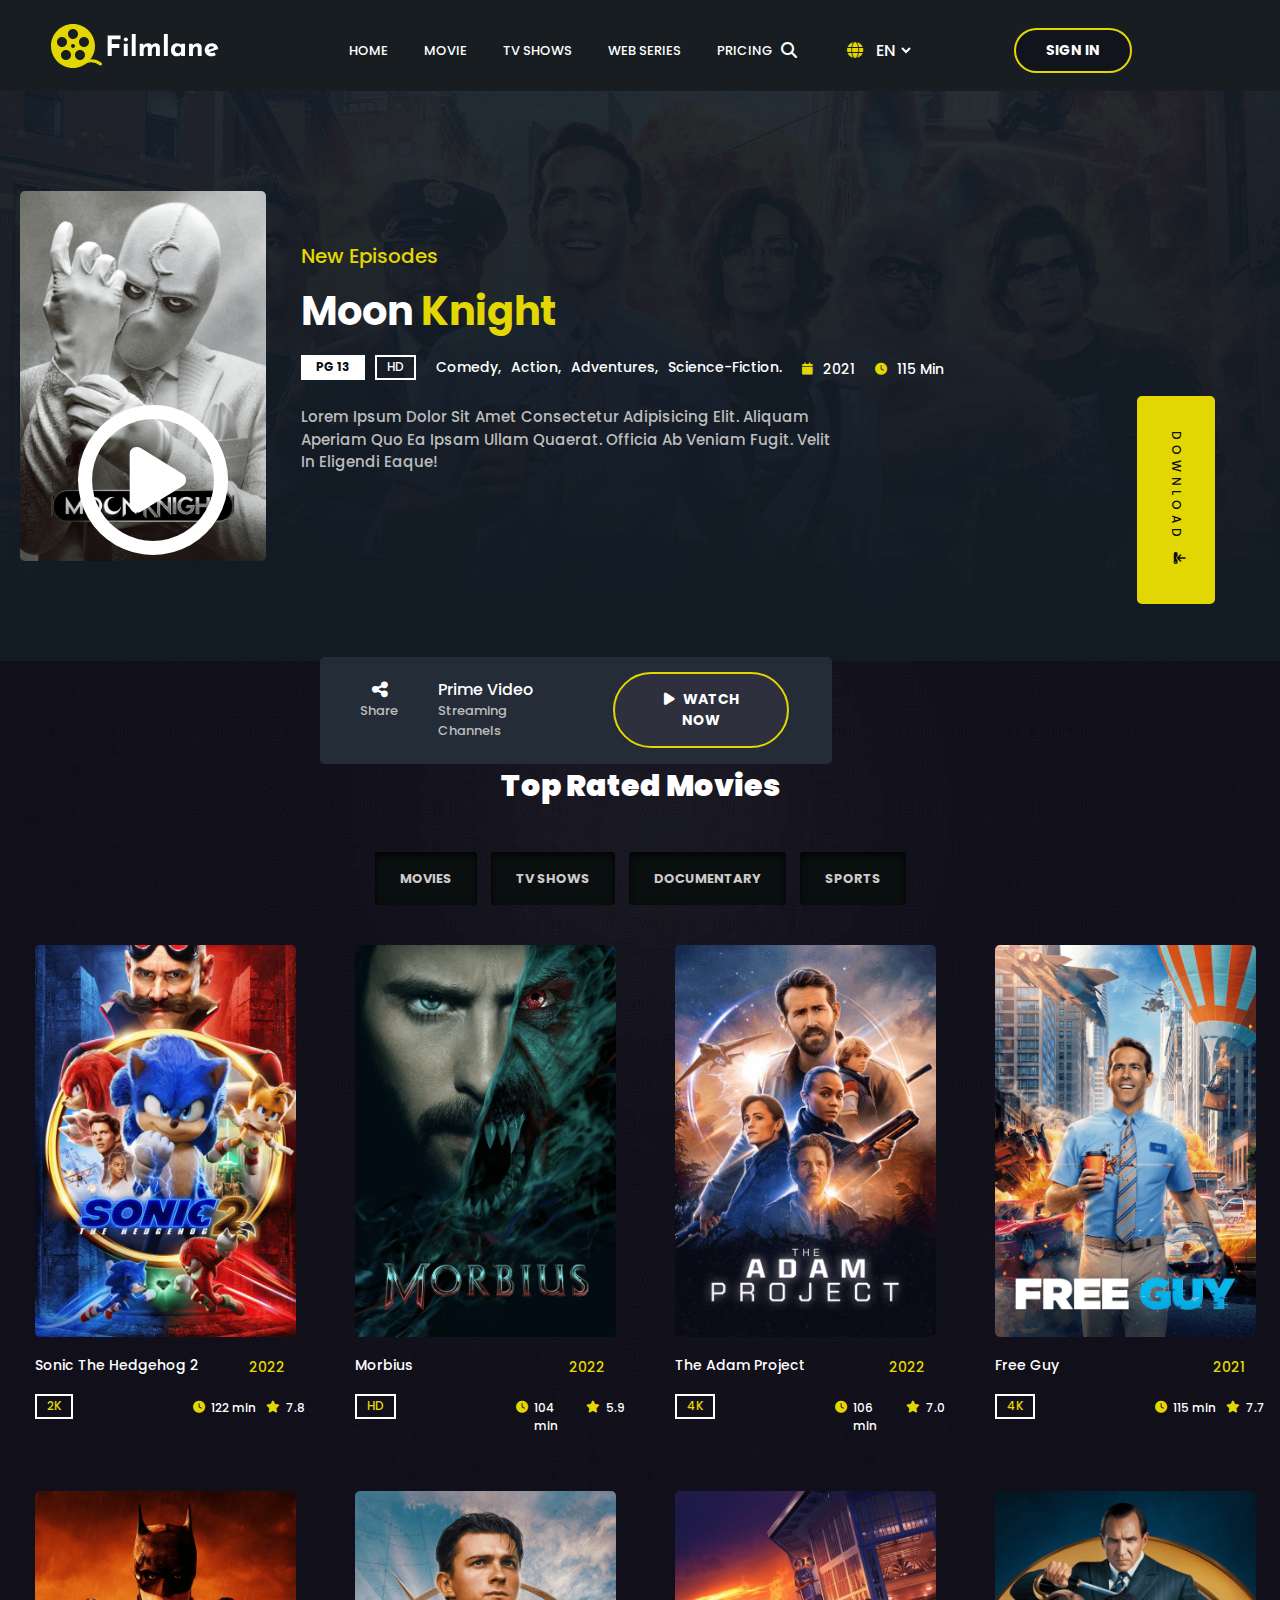
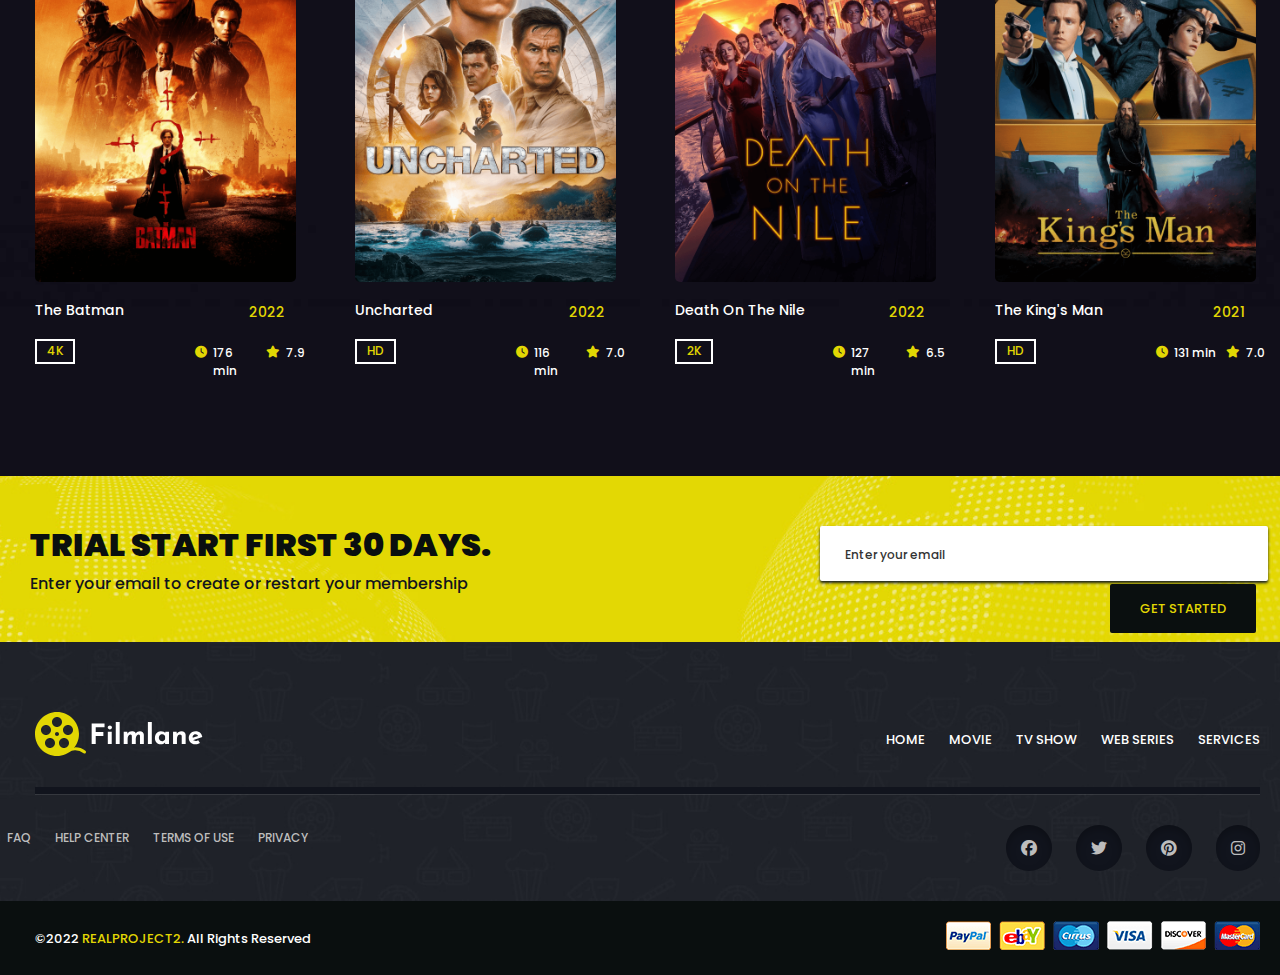
<file: download.html>
<!DOCTYPE html>
<html lang="en">
<head>
    <meta charset="UTF-8">
    <meta name="viewport" content="width=device-width, initial-scale=1.0">
    <link rel="stylesheet" href="/style.css">
    <link rel="icon" type="image/png" href="/images/favicon.svg">
    <link rel="stylesheet" href="https://stackpath.bootstrapcdn.com/bootstrap/4.5.2/css/bootstrap.min.css">
    <link rel="stylesheet" href="https://cdnjs.cloudflare.com/ajax/libs/font-awesome/6.4.0/css/all.min.css">
    <link href="https://cdn.jsdelivr.net/npm/bootstrap@5.3.1/dist/css/bootstrap.min.css" rel="stylesheet" integrity="sha384-4bw+/aepP/YC94hEpVNVgiZdgIC5+VKNBQNGCHeKRQN+PtmoHDEXuppvnDJzQIu9" crossorigin="anonymous">
    <link rel="preconnect" href="https://fonts.googleapis.com">
    <link rel="preconnect" href="https://fonts.gstatic.com" crossorigin>    
    <link href="https://fonts.googleapis.com/css2?family=Poppins&display=swap" rel="stylesheet">
    <title>Filmlane-Download movie</title>
</head>
<body>

<!-- NAVIGATION BAR SECTION BEGINS -->

<section class="download">
    <div class="downloads"><nav class="navbar navbar-expand-lg">
        <div class="container-fluid">
          <a class="navbar-brand" href="/index.html"><img src="/images/logo (2).svg" alt="LoGo"></a>
          <button class="navbar-toggler" type="button" data-bs-toggle="collapse" data-bs-target="#navbarTogglerDemo02" aria-controls="navbarTogglerDemo02" aria-expanded="false" aria-label="Toggle navigation">
            <span class="navbar-toggler-icon"></span>
          </button>
          <div class="collapse navbar-collapse" id="navbarTogglerDemo02">
            <ul class="navbar-nav me-auto mb-2 mb-lg-0">
              <li class="nav-item">
                <a class="nav-link" href="/index.html">Home</a>
              </li>
              <li class="nav-item">
                <a class="nav-link" href="#top-rated">Movie</a>
              </li>
              <li class="nav-item">
                <a class="nav-link" href="#upcomingMovies">tv shows</a>
              </li>
              <li class="nav-item">
                <a class="nav-link" href="#tv-series">web series</a>
              </li>
              <li class="nav-item">
                <a class="nav-link" href="#footer-1">pricing</a>
              </li>
            </ul>
            <span class="search-btn">         
                <i class="fa fa-search"></i>
            </span>          
        <div class="lang-wrapper">
              <i class="fa fa-globe"></i>
            <select name="language" id="language">
              <option value="en">EN</option>
              <option value="au">AU</option>
              <option value="ar">AR</option>
              <option value="tu">TU</option>
            </select>
        </div>
        <a href="#footer-1"><button>sign in</button></a>
          </div>
        </div>
      </nav>
<!-- NAVIGATION BAR SECTION ENDS -->


<!-- DOWNLOAD BODY SECTION BEGINS -->

    <div class="download-desc">
        <div class="download-image">
            <img src="/images/series-1.png" alt="">
            <i class="fa-regular fa-circle-play fa-beat-fade"></i>
        </div>
        <div class="description">
        <div class="download-descrip">
            <p>new episodes</p>
            <h1>moon <span>knight</span></h1>
        </div>
            <div class="decorate">
                <h5>pg 13</h5>
                <h6>hd</h6>
                <span>comedy, action, <span class="span"> adventures,</span> science-fiction.</span>
            <div class="year-time">
                <i class="fa fa-calendar"></i>
                <p>2021</p>
            </div>
            <div class="time">
                <i class="fa fa-clock"></i>
                <p>115 min</p>
            </div>
        </div>
        <div class="write-up">
            <p>Lorem ipsum dolor sit amet consectetur 
            adipisicing elit. Aliquam aperiam quo ea ipsam ullam quaerat. Officia ab veniam fugit. Velit in eligendi eaque!</p>
        </div>
    </div>
        <div class="watch-now">
            <span><i class="fa-solid fa-share-nodes"></i> <br>
            <h6>share</h6></span>
            <span>
            <h3>prime video</h3> <br>
            <p>streaming channels</p></span>
            <div class="btn">
                <button><i class="fa fa-play"></i> watch now</button>
            </div>
        </div>
        <div class="download-button">
            <button>download <i class="fa fa-download"></i></button>
        </div>
    </div>
    </div>
</section>

<!-- DOWNLOAD BODY SECTION ENDS -->


<!-- TOP RATED MOVIES SECTION BEGINS -->

<section class="top-rated" id="top-rated">
    <div class="toprated">
        <div class="rated">
            <p>online streaming</p>
            <h1>top rated movies</h1>
            <div class="btns">
                <button>movies</button>
                <button>tv shows</button>
                <button>documentary</button>
                <button>sports</button>
            </div>
        </div>
        <div class="top-rated-movies">
            <div class="allmovies-decoration col-md-6 col-lg-3 col-sm-6">
                <div class="movie-image">
                    <img src="/images/movie-1.png" alt="movie five">
                </div>
                <div class="movie-name-year">
                        <h3>sonic the hedgehog 2</h3>
                        <p>2022</p>
                </div>
                    <div class="quality">
                        <h5>2k</h5>
                        <div class="time-rating">
                            <i class="fa fa-clock"></i>
                            <p>122 min</p>
                        </div>
                        <div class="rating">
                            <i class="fa fa-star"></i>
                            <p>7.8</p>
                        </div>
                    </div>
            </div>
            <div class="allmovies-decoration col-md-6 col-lg-3 col-sm-6">
                <div class="movie-image">
                    <img src="/images/movie-2.png" alt="movie six">
                </div>
                <div class="movie-name-year">
                        <h3>morbius</h3>
                        <p>2022</p>
                    </div>
                    <div class="quality">
                        <h5>hd</h5>
                        <div class="time-rating">
                            <i class="fa fa-clock"></i>
                            <p>104 min</p>
                        </div>
                        <div class="rating">
                            <i class="fa fa-star"></i>
                            <p>5.9</p>
                        </div>
                    </div>
            </div>
            <div class="allmovies-decoration col-md-6 col-lg-3 col-sm-6">
                <div class="movie-image">
                    <img src="/images/movie-3.png" alt="movie seven">
                </div>
                <div class="movie-name-year">
                        <h3>the adam project</h3>
                        <p>2022</p>
                    </div>
                    <div class="quality">
                        <h5>4k</h5>
                        <div class="time-rating">
                            <i class="fa fa-clock"></i>
                            <p>106 min</p>
                        </div>
                        <div class="rating">
                            <i class="fa fa-star"></i>
                            <p>7.0</p>
                        </div>
                    </div>
            </div>
            <div class="allmovies-decoration col-md-6 col-lg-3 col-sm-6">
                <div class="movie-image">
                    <img src="/images/movie-4.png" alt="movie eight">
                </div>
                <div class="movie-name-year">
                        <h3>free guy</h3>
                        <p>2021</p>
                    </div>
                    <div class="quality">
                        <h5>4k</h5>
                        <div class="time-rating">
                            <i class="fa fa-clock"></i>
                            <p>115 min</p>
                        </div>
                        <div class="rating">
                            <i class="fa fa-star"></i>
                            <p>7.7</p>
                        </div>
                    </div>
            </div>
        </div>
    <div class="second-part">
        <div class="top-rated-movies">
            <div class="allmovies-decoration col-md-6 col-lg-3 col-sm-6">
                <div class="movie-image">
                    <img src="/images/movie-5.png" alt="movie nine">
                </div>
                <div class="movie-name-year">
                        <h3>the batman</h3>
                        <p>2022</p>
                </div>
                    <div class="quality">
                        <h5>4k</h5>
                        <div class="time-rating">
                            <i class="fa fa-clock"></i>
                            <p>176 min</p>
                        </div>
                        <div class="rating">
                            <i class="fa fa-star"></i>
                            <p>7.9</p>
                        </div>
                    </div>
            </div>
            <div class="allmovies-decoration col-md-6 col-lg-3 col-sm-6">
                <div class="movie-image">
                    <img src="/images/movie-6.png" alt="movie ten">
                </div>
                <div class="movie-name-year">
                        <h3>uncharted</h3>
                        <p>2022</p>
                    </div>
                    <div class="quality">
                        <h5>hd</h5>
                        <div class="time-rating">
                            <i class="fa fa-clock"></i>
                            <p>116 min</p>
                        </div>
                        <div class="rating">
                            <i class="fa fa-star"></i>
                            <p>7.0</p>
                        </div>
                    </div>
            </div>
            <div class="allmovies-decoration col-md-6 col-lg-3 col-sm-6">
                <div class="movie-image">
                    <img src="/images/movie-7.png" alt="movie eleven">
                </div>
                <div class="movie-name-year">
                        <h3>death on the nile</h3>
                        <p>2022</p>
                    </div>
                    <div class="quality">
                        <h5>2k</h5>
                        <div class="time-rating">
                            <i class="fa fa-clock"></i>
                            <p>127 min</p>
                        </div>
                        <div class="rating">
                            <i class="fa fa-star"></i>
                            <p>6.5</p>
                        </div>
                    </div>
            </div>
            <div class="allmovies-decoration col-md-6 col-lg-3 col-sm-6">
                <div class="movie-image">
                    <img src="/images/movie-8.png" alt="movie twelve">
                </div>
                <div class="movie-name-year">
                        <h3>the king's man</h3>
                        <p>2021</p>
                    </div>
                    <div class="quality">
                        <h5>hd</h5>
                        <div class="time-rating">
                            <i class="fa fa-clock"></i>
                            <p>131 min</p>
                        </div>
                        <div class="rating">
                            <i class="fa fa-star"></i>
                            <p>7.0</p>
                        </div>
                    </div>
            </div>
        </div>
</section>

<!-- TOP RATED MOVIES SECTION ENDS -->


<!-- FOOTER ONE SECTION BEGINS -->

<section class="footer-1" id="footer-1">
    <div class="footre-1">
        <div class="foot">
            <h1>trial start first 30 days.</h1>
            <p>Enter your email to create or restart your membership</p>
        </div>
        <div class="foot-1">
            <span><input type="text" placeholder="Enter your email"></span>
            <button>get started</button>
        </div>
    </div>
</section>

<!-- FOOTER ONE SECTION ENDS -->


<!-- FOOTER TWO SECTION BEGINS -->

<section class="footer-2">
    <div class="footre-2">
        <div class="foot-2">
            <img src="/images/logo (2).svg" alt="">
        </div>
        <div class="foot-3">
            <ul>
                <li><a href="#home">home</a></li>
                <li><a href="#upcomingMovies">movie</a></li>
                <li><a href="#top-rated">tv Show</a></li>
                <li><a href="#tv-series">web series</a></li>
                <li><a href="#services">services</a></li>
            </ul>
        </div>
    </div>
    <div class="divider"></div>
    <div class="footre-3">
        <div class="foot-4">
            <ul>
                <li><a href="">faq</a></li>
                <li><a href="">help center</a></li>
                <li><a href="">terms of use</a></li>
                <li><a href="">privacy</a></li>
            </ul>
        </div>
        <div class="foot-5">
            <i class="fa-brands fa-facebook fa-beat"></i>
            <i class="fa-brands fa-twitter fa-shake"></i>
            <i class="fa-brands fa-pinterest fa-flip"></i>
            <i class="fa-brands fa-instagram fa-beat-fade"></i>
        </div>
    </div>
</section>

<!-- FOOTER TWO SECTION ENDS -->


<!-- FOOTER THREE SECTION BEGINS -->

<section class="final-footer">
    <div class="finalFooter">
        <div class="footre">
            <p>&copy;2022 <span>realProject2.</span> All Rights Reserved</p>
        </div>
        <div class="footree">
            <img src="/images/footer-bottom-img.png" alt="">
        </div>
    </div>
</section>

<!-- FOOTER THREE SECTION ENDS -->


<script src="https://cdn.jsdelivr.net/npm/bootstrap@5.3.1/dist/js/bootstrap.bundle.min.js" integrity="sha384-HwwvtgBNo3bZJJLYd8oVXjrBZt8cqVSpeBNS5n7C8IVInixGAoxmnlMuBnhbgrkm" crossorigin="anonymous"></script>
<script src="https://cdn.jsdelivr.net/npm/@popperjs/core@2.11.8/dist/umd/popper.min.js" integrity="sha384-I7E8VVD/ismYTF4hNIPjVp/Zjvgyol6VFvRkX/vR+Vc4jQkC+hVqc2pM8ODewa9r" crossorigin="anonymous"></script>
<script src="https://cdn.jsdelivr.net/npm/bootstrap@5.3.1/dist/js/bootstrap.min.js" integrity="sha384-Rx+T1VzGupg4BHQYs2gCW9It+akI2MM/mndMCy36UVfodzcJcF0GGLxZIzObiEfa" crossorigin="anonymous"></script>            
</body>
</html>
</file>
<file: style.css>
*{
    margin: 0;
    padding: 0;
    box-sizing: border-box;
    font-family: 'Poppins', sans-serif;
}
:root{
       
/*  ALL COLOURS USED  */

    --rich-black-fogra-29: hsl(225, 25%, 9%);
    --rich-black-fogra-39: hsl(170, 21%, 5%);
    --raisin-black: hsl(228, 13%, 15%);
    --eerie-black: hsl(207, 19%, 11%);
    --light-gray: hsl(0, 3%, 80%);
    --gunmetal-1: hsl(229, 15%, 21%);
    --gunmetal-2: hsl(216, 22%, 18%);
    --gainsboro: hsl(0, 7%, 88%);
    --citrine: hsl(57, 97%, 45%);
    --xiketic: hsl(253, 21%, 13%);
    --gray-x: hsl(0, 0%, 74%);
    --white: hsl(0, 100%, 100%);
    --black: hsl(0, 0%, 0%);
    --jet: hsl(0, 0%, 20%);

    --transition-1: 0.15s ease;
    --transition-2: 0.25s ease-in;

    /*   FONT SIZES AND WEIGHT */

    --fs-1: 36px;
    --fs-2: 32px;
    --fs-3: 30px;
    --fs-4: 24px;
    --fs-5: 20px;
    --fs-6: 18px;
    --fs-7: 16px;
    --fs-8: 15px;
    --fs-9: 14px;
    --fs-10: 13px;
    --fs-11: 12px;
    --fs-12: 11px;

    --fw-500: 500;
    --fw-700: 700;
    --fw-bold:900;
}

/* NAVIGATION BAR SECTION */

.home{
    background-image: url('/images/hero-bg.jpg');
    background-repeat: no-repeat;
    background-size: cover;
    height: 690px;
}
.navbar {
    position: fixed;
    top: 0;
    bottom: 0;
    z-index: 4;
    width: 100%;
    display: flex;
    justify-content: space-between;
    padding: 10px;
    color: var(--white);
    background-color: var(--eerie-black);
}
.navbar-brand{
    margin-left: 20px;
    padding-right: 50px;
} 
.collapse {
    display: flex;
    margin-left: 35px;
    align-items: center;
    padding:10px 0px;
}   
.navbar-nav .nav-link{
    text-transform: uppercase;
    margin-left: 20px;
    color: var(--white);
    list-style: none;
    text-transform: uppercase;
    font-size: var(--fs-10);
    font-weight: var(--fw-500);
    margin-top: 10px;
}
.navbar-nav .nav-link:hover{
    color: var(--citrine);
    cursor: pointer;
    text-decoration: underline;
}
.hidden-icons{
    display: none;
}
.search-btn{
    border: none;
    cursor: pointer;
    color: var(--white);
    background-color:transparent;
    margin-right: 50px;
    margin-top: 10px;
}
.lang-wrapper{
    margin-right: 100px;
    margin-top: 10px;
}
#language{
    background: transparent;
    border: none;
    color: var(--white);
    font-weight: var(--fw-500);
}
.lang-wrapper i{
    color: var(--citrine);
    margin-right: 5px;
}
.collapse button a{
    text-decoration: none;
    color: var(--white);
}
.collapse button{
    margin-top: 10px;
    padding: 10px 30px;
    margin-right: 10px;
    color: var(--white);
    text-transform: uppercase;
    font-size: var(--fs-9);
    background: var(--rich-black-fogra-29); 
    border: 2px solid var(--citrine);
    color: var(--white);
    font-weight: var(--fw-700);
    border-radius: 50px;
    transition: var(--transition-1);
}
.collapse button:hover{
    color: var(--xiketic);
    background-color: var(--citrine);
    font-weight: var(--fw-700);
}

/*  BODY CONTENTS SECTION  */

.body{
    color: var(--white);
    margin-top: 100px;
    margin-left: 35px;
}
.body-content span h3{
    color: var(--citrine);
    font-weight: var(--fw-700);
    font-size: var(--fs-4);
}
.body-content h1{
    font-size:60px;
    font-weight: var(--fw-bold);
    line-height: 1.3;
}
.body-content h1 span{
    font-size: 60px;
    color: var(--citrine);
}
.sub-body-content{
    display: flex;
    margin-top: 20px;
    margin-bottom:0px;
}
.badges{
    display: flex;
    justify-content: space-between;
}
.badges .badge1 h1{
    text-align: center;
    text-transform: uppercase;
    color: var(--black);
    font-weight: var(--fw-500);
    background-color: var(--white);
    padding: 5px 10px;
    border: none;
    font-size: var(--fs-10);
}
.badges .badge2 h1{
    text-align: center;
    text-transform: uppercase;
    color: var(--white);
    font-weight: var(--fw-500);
    background-color: var(--eerie-black);
    padding: 3px 10px;
    border: 2px solid white;
    margin-left: 15px;
    font-size: var(--fs-10);
}
.genres{
    margin-top: 5px;
    display: flex;
    text-transform: capitalize;
    font-weight: var(--fw-500);
    font-size: var(--fs-10);
    margin-left: 30px;
}
.genres .genre a{
    text-decoration: none;
    color: var(--gainsboro);
}
.time-date{
    margin-top: 5px;
    display: flex;
}
.time-date i{
    font-size: 13px;
    color: var(--citrine);
}
.time-date span{
    font-weight: var(--fw-500);
    font-size: var(--fs-10);
    color: var(--gainsboro);
}
.time-date .date{
    padding-left: 30px;
}
.time-date .date span{
    margin-left: 6px;
}
.time-date .time{
    padding-left: 20px;
}
.time-date .time span{
    margin-top: 4px;
    margin-left: -4px;
}
.body-content .btn2{
    color: var(--white);
    font-size: var(--fs-11);
    font-weight: var(--fw-700);
    text-transform: uppercase;
    letter-spacing: 2px;
    display: flex;
    align-items: center;
    padding: 16px 30px;
    border: 2px solid var(--citrine);
    border-radius: 50px;
    transition: var(-transition-1);
    background: var(--rich-black-fogra-29); 
    margin-top: 50px;
}
.body-content a{
    text-decoration: none;
}
.body-content a:hover{
    text-decoration: none;
}
.body-content .btn2 i{
    margin-right: 7px;
    font-size: 12px;
}
.body-content .btn2 span{
    color: var(--white);
    font-size: var(--fs-9);
    font-weight: var(--fw-700);
}
.body-content .btn2:hover{
    color: var(--xiketic);
    background-color: var(--citrine);
}
.body-content .btn2 span:hover{
    color: var(--xiketic);
    background-color: var(--citrine);
    font-weight: var(--fw-700);
}

/*   UPCOMING MOVIES SECTION  */

.upcomingMovies{
    width: 100%;
    background:url('/images/upcoming-bg.png');
    background-repeat: no-repeat;
    background-size:cover;
}
.upcoming-movies{
    display: flex;
    justify-content: space-between;
}
.desc{
    margin-top: 100px;
    margin-left: 35px;
    margin-bottom: 30px;
}
.desc p{
    text-transform: uppercase;
    color: var(--citrine);
    font-weight: var(--fw-700);
    font-size: var(--fs-9);
}
.desc h1{
    margin-top: -10px;
    text-transform: capitalize;
    font-weight: var(--fw-bold);
    color: var(--white);
    font-size: var(--fs-3);
}
.buttons{
    margin-right: 30px;
    margin-bottom: 30px;
}
.buttons .one{
    margin-top: 120px;
    padding: 10px 30px;
    color: var(--white);
    background-color: var(--raisin-black);
    border:2px solid var(--jet);
    border-radius: 30px;
    font-size: var(--fs-10);
    font-weight: var(--fw-500);
}
.tWo,.tHree{
    margin-left: 5px;
}
.buttons .one:hover{
    border: 2px solid var(--white);
    font-weight: var(--fw-500);
    transition: var(--transition-1);
}
.all-movies,.top-rated-movies,.series{
    width: 100%;
    margin-top: -20px;
    display: flex;
    overflow: hidden;
}
.allmovies-decoration{
    width: 100%;
    color: var(--white);
}
.movie-image{
    width: 100%;
}
.movie-image img{
    width: 90%;
    margin: 20px;
    border-radius: 5px;
}
.movie-name-year{
    margin:0px 20px;
    display: flex;
    justify-content: space-between;
}
.movie-name-year h3{
    padding-right: 40px;
    font-size: var(--fs-9);
    text-transform: capitalize;
    font-weight: var(--fw-500);
}
.movie-name-year p{
    font-size: var(--fs-9);
    font-weight: var(--fw-500);
    color: var(--citrine);
}
.quality,.time-rating,.rating{
    display: flex;
    margin-bottom: 40px;
}
.quality h5{
    text-transform: uppercase;
    font-size: var(--fs-11);
    font-weight: var(--fw-500);
    color: var(--citrine);
    border: 2px solid var(--white);
    height: 25px;
    padding: 3px 10px;
    text-align: center;
    margin-left: 20px;
}
.time-rating{
    margin-left: 120px;
    margin-right: 10px;
}
.time-rating i,.rating i{
    margin-top: 7px;
    margin-right: 6px;
    font-size: var(--fs-11);
    color: var(--citrine);
}
.time-rating p,.rating p{
    font-size: var(--fs-11);
    font-weight: var(--fw-500);
    margin-top: 5px;
}


/*  SERVICES SECTION  */

.services{
    background: url('/images/service-bg.jpg');
    background-repeat: no-repeat;
    background-position: center;
    background-size: cover;
    width: 100%;
}
.service-banner{
    position: relative;
    margin-bottom: 50px;
    max-width: max-content;
    padding-top:60px;
    margin-left: 35px;
    width: 100%;
}
.service-banner img{
    width: 100%;
}
.service-banner button{
    position: absolute;
    bottom: 0;
    right: -15px;
    background: var(--citrine);
    color: var(--rich-black-fogra-29);
    font-size: var(--fs-11);
    text-transform: uppercase;
    font-weight: var(--fw-bold);
    letter-spacing: 5px;
    transform: rotate(0.25turn);
    transform-origin: bottom right;
    padding: 28px 35px;
    border-radius: 6px;
    border: none;
}
.service{
    display: flex;
    gap: 100px;
    justify-content: space-between;
}
.service-banner,.our-services{
    width: 50%;
    color: var(--white);
}
.name{
    position: relative;
    color: var(--gainsboro);
    font-size: var(--fs-11);
    font-weight: var(--fw-500);
    text-transform: uppercase;
    letter-spacing: 1px;
    padding-left: 50px;
    margin-bottom: 10px;
}
.name::after{
    content: "";
    position: absolute;
    top: 7px;
    left: 0;
    width: 40px;
    height: 3px;
    background: var(--citrine);
}
.our-services{
    margin-top: 97px;
}
.our-services h1{
    font-weight: var(--fw-bold);
    text-transform: capitalize;
    font-size: var(--fs-3);
    margin-top: 20px;
    width: 70%;
}
.our-services p{
    font-size: var(--fs-9);
    font-weight: var(--fw-500);
    margin-bottom: 40px;
    color: var(--gray-x);
    width: 90%;
}
.serve{
    display: flex;
}
.serve .icon{
    color: var(--white);
    width: 90px;
    height: 90px;
    display: grid;
    place-items: center;
    font-size: 40px;
    border-radius: 50%;
    outline: 1px dashed var(--citrine);
    outline-offset: 5px;
    margin-right:25px ;
    transition: var(--transition-2);
}
.serve .icon:hover{
    background: var(--citrine);
}
.serve-desc h3{
    text-transform: capitalize;
    font-weight: var(--fw-700);
    font-size: var(--fs-6);
    color: var(--white);
}
.serve-desc p{
    font-size: var(--fs-9);
    font-weight: var(--fw-500);
    color: var(--gray-x);
    width: 80%;
}
.serve1{
    padding-bottom: 20px;
    border-bottom: 1px dashed hsla(0, 0%, 100%, 0.1);
    width: 90%;
}
.serve2{
    margin-top: 40px;
}

/*   TOP-RATED SECTION  */
    /*   REFER TO UPCOMING MOVIES SECTION FOR STYLING OF IMAGES */

.top-rated{
    background: url('/images/top-rated-bg.jpg');
    background-repeat: no-repeat;
    background-size: cover;
    background-position:center;
    width: 100%;
}
.toprated{
    padding-top: 80px;
}
.rated{
    text-align: center;
}
.rated p{
    text-transform: uppercase;
    color: var(--citrine);
    font-weight: var(--fw-700);
    font-size: var(--fs-9); 
}
.rated h1{
    margin-top: -10px;
    text-transform: capitalize;
    font-weight: var(--fw-bold);
    color: var(--white);
    font-size: var(--fs-3);
}
.btns button{
    margin:40px 5px;
    position: relative;
    background: var(--rich-black-fogra-39);
    color: var(--light-gray);
    font-size: var(--fs-10);
    font-weight: var(--fw-700);
    text-transform: uppercase;
    padding: 17px 25px;
    border-radius: 4px;
    box-shadow: inset 0 3px 7px hsla(0, 0%, 0%, 0.8);
    border: none;
}
.btns button:hover{
    color: var(--citrine);
    text-shadow: 0 3px 25px hsla(57, 97%, 45%, 0.5);
}
.btns button:hover::after,
.btns button:hover::before{
    content: "";
    position: absolute;
    top: 50%;
    transform: translateY(-50%);
    background: var(--citrine);
    width: 2px;
    height: 15px;
}
.btns button:hover::after{
    right: 0;
}
.btns button:hover::before{
    left: 0;
}
.second-part{
    margin-top: -60px;
}

/*   TV SERIES SECTION */
    /*   REFER TO UPCOMING MOVIES SECTION FOR STYLING OF IMAGES */

.tv-series{
    background: url('/images/tv-series-bg.jpg');
    background-repeat: no-repeat;
    background-position: center;
    background-size: cover;
}
.best-tv{
    text-align: center;
    padding-top: 80px;
}
.best-tv p{
    text-transform: uppercase;
    color: var(--citrine);
    font-weight: var(--fw-700);
    font-size: var(--fs-9); 
}
.best-tv h1{
    margin-top: -10px;
    text-transform: capitalize;
    font-weight: var(--fw-bold);
    color: var(--white);
    font-size: var(--fs-3);
    margin-bottom: 20px;
}


/*  FIRST FOOTER SECTION */

.footer-1{
    background: url('/images/cta-bg.jpg');
    padding-top:50px ;
    padding-bottom: 30px;
    width: 100%;
    background-repeat: no-repeat;
    background-position: center;
    background-size: cover;
}
.footre-1{
    width: 100%;
    display: flex;
    justify-content: space-between;
}
.foot h1{
    margin-left: 30px;
    text-transform: uppercase;
    font-size: var(--fs-2);
    color: var(--rich-black-fogra-39);
    font-weight: var(--fw-bold);
}
.foot p{
    margin-left: 30px;
    color: var(--rich-black-fogra-29);
    font-size: var(--fs-7);
    font-weight: var(--fw-500);
}
.foot-1,.foot{
    width: 50%;
}
.foot-1 input{
    position: relative;
    width: 70%;
    height: 55px;
    margin-left: 180px;
    border: none;
    margin-right: 20px;
    border-radius: 2px;
    box-shadow:  0px 2px 3px var(--eerie-black);
}
::placeholder{
    font-size: var(--fs-11);
    font-weight: var(--fw-500);
    color: var(--jet);
    position: absolute;
    left: 25px;
    top: 20px;
}
.foot-1 button{
    position: absolute;
    right: 24px;
    margin-top: 2.5px;
    padding-top: 15px;
    padding-bottom:15px ;
    padding-right:30px ;
    padding-left:30px ;
    text-transform: uppercase;
    color: var(--citrine);
    font-weight: var(--fw-500);
    font-size: var(--fs-10);
    background-color: var(--rich-black-fogra-39);
    border: none;
    border-radius: 2px;
}
.foot-1 button:hover{
    font-weight: var(--fw-500);
    font-size: var(--fs-10);
    color: var(--rich-black-fogra-39);
    background-color: var(--citrine);
    font-weight: var(--fw-700);
    border: 2px solid var(--rich-black-fogra-39);
    transition:none;
    margin-top: 2.5px;
    border-radius: 2px;
    padding-top: 15px;
    padding-bottom:11px ;
    padding-right:30px ;
    padding-left:30px ;
}

/*  SECOND FOOTER SECTION   */

.footer-2{
    background: url('/images/footer-bg.jpg');
    background-repeat: no-repeat;
    background-position: center;
    background-size: cover;
    width: 100%;
    padding-left: 35px;
}
.foot-2{
    margin-left: 0px;
}
.footre-2{
    padding-top: 70px;
    padding-bottom: 20px;
    display: flex;
    justify-content: space-between;
    width: 100%;
    margin-left: 0px;
}
.foot-3 ul li{
    margin-top: 15px;
    display: inline-block;
    margin-right: 20px;
}
.foot-3 ul{
    list-style: none;
}
.foot-3 a{
    text-decoration: none;
    color: var(--white);
    text-transform: uppercase;
    font-size: var(--fs-10);
    font-weight: var(--fw-500);
}
.foot-3 a:hover{
    color: var(--citrine);
    font-weight: var(--fw-500);
    text-decoration: none;
}
.divider{
    height: 4px;
    margin-right: 20px;
    border-top: 7px solid var(--rich-black-fogra-29);
    border-bottom: 1px solid hsla(0, 0%, 100%, 0.1);
}
.footre-3{
    margin-top: 30px;
    margin-left: -28px;
    padding-bottom: 30px;
    display: flex;
    justify-content: space-between;
    color: var(--white);
}
.foot-4 ul{
    list-style: none;
}
.foot-4 ul li{
    display: inline-block;
    margin-right: 20px;
}
.foot-4 a{
    text-decoration: none;
    color: var(--gray-x);
    text-transform: uppercase;
    font-weight: var(--fw-500);
    font-size: var(--fs-11);
}
.foot-4 a:hover{
    text-decoration: none;
    font-weight: var(--fw-500);
    color: var(--citrine);
}
.foot-5 i{
    margin-right: 20px;
    border: none;
    background-color: var(--rich-black-fogra-29);
    padding: 15px 15px;
    border-radius: 50px;
    text-align: center;
    box-shadow: inset 0 4px 8px hsla(0, 0%, 0%, 0.25);
    transition: var(--transition-1);
    color: var(--gray-x);
}
.foot-5 i:hover{
    color: var(--citrine);
    background-color: var(--gunmetal-1);
    box-shadow: inset 0 4px 8px hsla(0, 0%, 0%, 0.25);
    transition: var(--transition-1);
}

/* THIRD FOOTER SECTION  */

.final-footer{
    background-color: var(--rich-black-fogra-39);
    color: var(--white);
    width: 100%;
}
.finalFooter{
    padding-top:20px ;
    padding-bottom: 10px;
    padding-right: 20px;
    padding-left:35px ;
    display: flex;
    justify-content: space-between;
}
.footre p{
    font-size: var(--fs-10);
    font-weight: var(--fw-500);
    margin-top: 8px;
}
.footre span{
    text-transform: uppercase;
    color: var(--citrine);
}


/* END OF FILMLANE LANDING PAGE SECTION */



/*    FILMLANE DOWNLOAD SECTIONS BEGINS   */


.download{
    background: url('/images/movie-detail-bg.png');
    background-repeat: no-repeat;
    background-position: center;
    background-size: cover;
    width: 100%;
}
.download-descrip{
    margin-top: 50px;
    position: relative;
    margin-bottom: 20px;
}
.description{
    margin-left: -8%;
}
.download-desc{
    margin-top: 100px;
    width: 100%;
    color: var(--white);
    display: flex;
}
.decorate{
    display: flex;
    margin-bottom: 10px;
}
.year-time{
    display: flex;
}
.time{
    display: flex;
}
.write-up{
    display: block;
}
.download-image img{
    position: relative;
    width: 61%;
    border-radius: 5px;
    margin-left: 20px;
    margin-bottom: 100px;
    cursor: pointer;
}
.download-image i{
    cursor: pointer;
    position: absolute;
    font-size: 150px;
    left: 78px;
    top: 45%;
    font-weight: normal;
}
.download-desc p{
    text-transform: capitalize;
    font-weight: var(--fw-500);
    font-size: var(--fs-5);
    color: var(--citrine);
}
.download-desc h1{
    font-size: 40px;
    font-weight: var(--fw-700);
    text-transform: capitalize;
}
.download-desc span{
    color: var(--citrine);
}
.decorate h5{
    text-transform: uppercase;
    font-weight: var(--fw-700);
    font-size: var(--fs-11);
    color: var(--rich-black-fogra-39);
    background-color: var(--white);
    padding: 5px 15px;
    height: 25px;
    text-align: center;
}
.decorate h6{
    text-transform: uppercase;
    font-weight: var(--fw-500);
    font-size: var(--fs-11);
    padding: 3px 10px;
    height: 25px;
    text-align: center;
    border: 2px solid var(--white);
    margin-left: 10px;
    margin-right: 20px;
}
.decorate span{
    margin-top: 2px;
    font-size: var(--fs-9);
    font-weight: var(--fw-500);
    color: var(--white);
    text-transform: capitalize;
    word-spacing: 6px;
}
.year-time i{
    font-size: var(--fs-11);
    color: var(--citrine);
    margin-top: 8px;
    margin-left: 20px;
    margin-right: 10px;
}
.year-time p{
    font-size: var(--fs-9);
    color: var(--white);
    margin-top: 4px;
}
.time i{
    font-size: var(--fs-11);
    color: var(--citrine);
    margin-top: 8px;
    margin-left: 20px;
    margin-right: 10px;
}
.time p{
    font-size: var(--fs-9);
    color: var(--white);
    margin-top: 4px;
}
.write-up p{
    color: var(--gray-x);
    font-weight: var(--fw-500);
    font-size: var(--fs-8);
    width: 70%;
}
.watch-now{
    width: 40%;
    position: absolute;
    display: flex;
    top: 73%;
    left: 25%;
    color: var(--white);
    background-color: var(--gunmetal-2);
    padding-top: 8px;
    padding-bottom: 8px;
    padding-left: 40px;
    padding-right: 30px;
    border-radius: 5px;
}
.watch-now span i{
    font-size: var(--fs-6);
    color: var(--rich-black-fogra-29);
    margin-left: 12px;
    font-weight: 600;
    color: var(--white);
}
.watch-now span i,h6{
    margin-top: 16px;
}
.watch-now span h6{
    color: var(--gray-x);
    text-transform: capitalize;
    font-weight: var(--fw-500);
    font-size: var(--fs-10);
    padding-right: 40px;
}
.watch-now span h6:hover{
    color: var(--citrine);
    cursor: pointer;
}
.watch-now span h3{
    color: var(--white);
    text-transform: capitalize;
    font-weight: var(--fw-500);
    font-size: var(--fs-7);
    padding-top: 15px;
}
.watch-now span p{
    color: var(--gray-x);
    margin-top: -30px;
    font-size: var(--fs-10);
    padding-right: 40px;
}
.watch-now .btn button{
    border: 2px solid var(--citrine);
    padding:15px 35px;
    text-transform: uppercase;
    color: var(--white);
    background-color: var(--gunmetal-1);
    border-radius: 50px;
    font-size: var(--fs-9); 
    font-weight: var(--fw-700);
}
.watch-now button i{
    padding-right: 5px;
}
.watch-now button:hover{
    transition: var(--transition-1);
    color: var(--rich-black-fogra-39);
    background-color: var(--citrine);
    font-weight: var(--fw-bold);
}
.download-button button{
    margin-right: 0px;
    margin-top: 270px;
    display: flex;
    background-color: var(--citrine);
    text-transform: uppercase;
    font-weight: var(--fw-500);
    font-size: var(--fs-11);
    color: var(--rich-black-fogra-39);
    transform: rotate(00.25turn);
    padding: 30px 35px;
    letter-spacing: 5px;
    border: none;
    border-radius: 5px;
    gap: 10px;
}


/*  SAME STYLING FOR THE MOVIES AND FOOTERS */
/*  SAME STYLING FOR THE MOVIES AND FOOTERS */
/*  SAME STYLING FOR THE MOVIES AND FOOTERS */


















/* RESPONSIVE DESIGNS  */
/* RESPONSIVE DESIGNS  */
/* RESPONSIVE DESIGNS  */
/* RESPONSIVE DESIGNS  */
/* RESPONSIVE DESIGNS  */








@media screen and (max-width:868px) {

    /*  NAVIGATION BAR AND HOME PAGE SECTION  */

    .navbar-brand{
        margin-left: 30px;
    }
    .container-fluid .navbar-toggler{
        margin-right: 25px;
        font-weight: var(--fw-bold);
        cursor: pointer;
        background-color: var(--citrine);
    }
    .search-btn,.lang-wrapper{
        display: none;
    }
    .container-fluid button:nth-child(1){
        display: none;
    }
    .navbar
    .body-content span h3{
        font-size: var(--fs-5);
        margin-bottom: -5px;
    }
    .body-content h1{
        font-size: 45px;
    }
    .body-content h1 span{
        color: var(--citrine);
        font-size: 45px;
    }
    .genres{
        margin-left: 20px;
    }
    .time-date .time,.date{
        margin-top: -2px;
        padding-left: 0px;
    }
    .body-content .btn2{
        margin-top: 40px; 
    }

    /* UCOMING MOVIES SECTION */

    .all-movies{
        display: none;
    }
    .upcoming-movies{
        display: block;
        text-align: center;
    }
    .desc{
        padding-top: 50px;
        margin-top: 0px;
        margin-bottom: -100px;
        margin-left: 0px;
    }
    .buttons{
        margin-right: 0px;
    }
    .carousel-item{
        width: 100%;
        color: var(--white);
    }
    .carousel-item img{
        position: relative;
        border-radius:5px;
        box-shadow:0 4px 8px hsla(0, 0%, 0%, 0.25);
        width: 88%;
        margin-left:40px;
        margin-bottom: 20px;
    }
    .carousel-control-prev{
        position: absolute;
        margin-top: -250px;
        margin-left: 20px;
        font-weight: var(--fw-bold);
    }
    .carousel-control-next{
        position: absolute;
        margin-top: -250px;
        margin-right: 20px;
        font-weight: var(--fw-bold);
    }
    .carousel-item .movieNameYear{
        display: flex;
        justify-content: space-between;
        margin: 0px 40px;
    }
    .carousel-item .movieNameYear h3{
        font-size: var(--fs-5);
        text-transform: capitalize;
        font-weight: var(--fw-500);
    }
    .carousel-item .movieNameYear p{
        font-size: var(--fs-6);
        font-weight: var(--fw-500);
        color: var(--citrine);
    }
    .qualiti,.rating-time,.rate{
        display: flex;
        margin-bottom: 40px;
    }
    .qualiti h5{
        text-transform: uppercase;
        font-size: var(--fs-9);
        font-weight: var(--fw-500);
        color: var(--citrine);
        border: 2px solid var(--white);
        height: 30px;
        padding: 5px 15px;
        text-align: center;
        margin-left: 40px;
    }
    .rating-time{   
        margin-left: 400px;
    }
    .rate{
        margin-left: 20px;
    }
    .rating-time i,.rate i{
        margin-top: 7px;
        margin-right: 6px;
        font-size: var(--fs-9);
        color: var(--citrine);
    }
    .rating-time p,.rate p{
        font-size: var(--fs-9);
        font-weight: var(--fw-500);
        margin-top: 5px;
    }
    
    /*  SERVICES SECTION */

    .service{
        display: block;
        overflow: hidden;
    }
    .service-banner,.our-services{
        width: 100%;
    }
    .service-banner img{
        width: 90%;
        position: relative;
        margin-left: 60px;
    }
    .service-banner button{
        right: 75px;
        position: absolute;
    }
    .our-services{
        margin-left: 40px;
        margin-top: 40px;
    }
    .our-services h1{
        width: 60%;
    }
    .our-services p{
        width: 90%;
    }
    .serve2{
        padding-bottom: 60px;
    }

    /*  TOP RATED MOVIES AND SERIES SECTION */

    .top-rated-movies{
        display:flex;
    }
    
    .display{
        display: none;
    }

    .series{
        display: flex;
    }

    /* FOOTER SECTION */

    .footre-1{
        display: block;
        text-align: center;
    }    
    .foot,.foot-1{
        width: 100%;
        text-align: center;
    }
    .foot-1 input{
        margin: 0 auto;
        position: relative;
    }
    .foot-1 button{
        position: absolute;
        margin-right: 26px;
        margin-top: 3px;
        transition: var(--transition-1)
    }
    .foot-1 button{
        position: absolute;
        right: 76px;
    }
    .foot-3 a{
        font-size: var(--fs-11);
        margin: 0px;
    }
    .foot-4 a{
        font-size: var(--fs-12);
    }
    .foot-5 i{
        padding: 10px;
        margin-top: -20px;
    }
    .footre p{
        font-size: var(--fs-12);
    }
    .footree img{
        width: 90%;
        margin-left: 35px;
    }
}

@media screen and (max-width:768px) {

    /*  NAVIGATION BAR AND HOME PAGE SECTION  */

    .navbar-brand{
        margin-left: 30px;
    }
    .container-fluid .navbar-toggler{
        margin-right: 25px;
        font-weight: var(--fw-bold);
        cursor: pointer;
        background-color: var(--citrine);
    }
    .search-btn,.lang-wrapper{
        display: none;
    }
    .container-fluid button:nth-child(1){
        display: none;
    }
    .navbar
    .body-content span h3{
        font-size: var(--fs-5);
        margin-bottom: -5px;
    }
    .body-content h1{
        font-size: 45px;
    }
    .body-content h1 span{
        color: var(--citrine);
        font-size: 45px;
    }
    .genres{
        margin-left: 20px;
    }
    .time-date .time,.date{
        margin-top: -2px;
        padding-left: 0px;
    }
    .body-content .btn2{
        margin-top: 40px;
        
    }

    /* UCOMING MOVIES SECTION */
    
    .all-movies{
        display: none;
    }
    .upcoming-movies{
        display: block;
        text-align: center;
    }
    .desc{
        padding-top: 50px;
        margin-top: 0px;
        margin-bottom: -100px;
        margin-left: 0px;
    }
    .buttons{
        margin-right: 0px;
    }
    .carousel-item{
        width: 100%;
        color: var(--white);
    }
    .carousel-item img{
        position: relative;
        border-radius:5px;
        box-shadow:0 4px 8px hsla(0, 0%, 0%, 0.25);
        width: 88%;
        margin-left:40px;
        margin-bottom: 20px;
    }
    .carousel-control-prev{
        position: absolute;
        margin-top: -250px;
        margin-left: 20px;
        font-weight: var(--fw-bold);
    }
    .carousel-control-next{
        position: absolute;
        margin-top: -250px;
        margin-right: 20px;
        font-weight: var(--fw-bold);
    }
    .carousel-item .movieNameYear{
        display: flex;
        justify-content: space-between;
        margin: 0px 40px;
    }
    .carousel-item .movieNameYear h3{
        font-size: var(--fs-5);
        text-transform: capitalize;
        font-weight: var(--fw-500);
    }
    .carousel-item .movieNameYear p{
        font-size: var(--fs-6);
        font-weight: var(--fw-500);
        color: var(--citrine);
    }
    .qualiti,.rating-time,.rate{
        display: flex;
        margin-bottom: 40px;
    }
    .qualiti h5{
        text-transform: uppercase;
        font-size: var(--fs-9);
        font-weight: var(--fw-500);
        color: var(--citrine);
        border: 2px solid var(--white);
        height: 30px;
        padding: 5px 15px;
        text-align: center;
        margin-left: 40px;
    }
    .rating-time{   
        margin-left: 400px;
    }
    .rate{
        margin-left: 20px;
    }
    .rating-time i,.rate i{
        margin-top: 7px;
        margin-right: 6px;
        font-size: var(--fs-9);
        color: var(--citrine);
    }
    .rating-time p,.rate p{
        font-size: var(--fs-9);
        font-weight: var(--fw-500);
        margin-top: 5px;
    }
    
    /*  SERVICES SECTION */

    .service{
        display: block;
        overflow: hidden;
    }
    .service-banner,.our-services{
        width: 100%;
    }
    .service-banner{
        margin-left: 20px;
    }
    .service-banner img{
        width: 90%;
        position: relative;
        margin-left: 60px;
    }
    .service-banner button{
        right: 75px;
        position: absolute;
    }
    .our-services{
        margin-left: 40px;
        margin-top: 40px;
    }
    .our-services h1{
        width: 60%;
    }
    .our-services p{
        width: 90%;
    }
    .serve1{
        width: 100%;
    }
    .serve2{
        padding-bottom: 60px;
    }

    /*  TOP RATED MOVIES AND SERIES SECTION */

    .top-rated-movies{
        display:flex;
    }
    
    .display{
        display: none;
    }

    .series{
        display: flex;
    }

    /* FOOTER SECTION */

    .footre-1{
        display: block;
        text-align: center;
    }
    .foot,.foot-1{
        width: 100%;
        text-align: center;
    }
    .foot-1 input{
        margin: 0 auto;
        position: relative;
    }
    .foot-1 button{
        position: absolute;
        margin-right: 26px;
        margin-top: 3px;
        transition: var(--transition-1)
    }    
    .foot-1 button{
        position: absolute;
        right: 76px;
    }
    .foot-3 a{
        font-size: var(--fs-11);
        margin: 0px;
    }
    .foot-4 a{
        font-size: var(--fs-12);
    }
    .foot-5 i{
        padding: 10px;
        margin-top: -20px;
    }
    .footre p{
        font-size: var(--fs-12);
    }
    .footree img{
        width: 90%;
        margin-left: 35px;
    }
}


@media screen and (max-width:528px) {
    .navbar
    .body-content span h3{
        font-size: var(--fs-7);
        margin-bottom: -50px;
    }
    .body-content h1{
        font-size: 35px;
    }
    .body-content h1 span{
        color: var(--citrine);
        font-size: 35px;
    }

    .carousel-control-prev{
        position: absolute;
        margin-top: -250px;
        margin-left: 30px;
        font-weight: var(--fw-bold);
    }
    .carousel-control-next{
        position: absolute;
        margin-top: -250px;
        margin-right: 15px;
        font-weight: var(--fw-bold);
    }
    .carousel-item .movieNameYear p{
        font-size: var(--fs-6);
        font-weight: var(--fw-500);
        color: var(--citrine);
        margin-right: -20px;
    }
    .rating-time{   
        margin-left: 255px;
    }
    .rate{
        margin-left: 20px;
    }

    .service-banner img{
        width: 70%;
        position: relative;
        margin-left: 60px;
    }
    .service-banner button{
        right: 170px;
        position: absolute;
    }
    .our-services h1{
        margin-top: -10px;
        width: 70%;
        font-size: var(--fs-4);
    }
    .our-services p{
        width: 100%;
        font-size: var(--fs-10);
        padding-right: 50px;
    }
    .serve-desc h3{
        font-size: var(--fs-8);
        margin-left: px;
    }
    .serve-desc p{
        margin-left: px;
        font-size: var(--fs-10);
    }
    .serve1{
        width: 100%;
    }
    .serve .icon{
        width: 115px;
        height: 90px;
    }

    .btns button{
        padding:15px  20px;
        margin-top: 20px;
    }
    .top-rated-movies{
        display: block;
    }
    .display{
        display: block;
    }
    .movie-image img{
        width:90%;
    }
    .movie-name-year{
        margin-right: 35px;
        margin-left: 20px;
    }
    .quality,.time-rating,.rating{
        display: flex;
        margin-bottom: 10px;
    }
    .quality h5{
        margin-left: 20px;
    }
    .time-rating{
        margin-left: 270px;
        margin-right:10px;
    }
    .second-part{
        margin-top: -40px;
    }


    .series{
        display: block;
    }

    .foot h1{
        font-size: var(--fs-4);
        margin-right: 20px;
    }
    .foot p{
        margin-right: 20px;
        font-size: var(--fs-8);
    }
    .foot-1 button{
        margin-right: 1px;
        font-size: var(--fs-11);
        padding-right: 15px;
        padding-bottom: 16px;
        padding-left: 15px;
    }
    .foot-1 button:hover{
        margin-right: 1px;
        font-size: var(--fs-11);
        padding-right: 14px;
        padding-bottom: 14px;
        transition: var(--transition-1);
        padding-left: 14px;
    }
    .footre-2{
        display: block;
    }
    .foot-2 img{
        margin-left: 120px;
    }
    .footre-3{
        display: block;
    }
    .foot-4{
        margin-left: 50px;
        margin-right: 0px;
    }
    .foot-4 a{
        font-size: var(--fs-11);
    }
    .foot-5 {
        margin-left: 130px;
    }
    .finalFooter{
        display: block;
        text-align: center;
        padding-bottom: 20px;
    }
    .footree img{
        width: 70%;
        margin-right: 30px;
    }
}

@media screen and (max-width:414px) {
    .navbar
    .body-content span h3{
        font-size: var(--fs-10);
        margin-bottom: -5px;
    }
    .body-content h1{
        font-size: 30px;
    }
    .body-content h1 span{
        color: var(--citrine);
        font-size: 30px;
    }
    .time-date{
        display: none;
    }
    .body-content .btn2{
        margin-top: 20px;
        padding: 10px 25px;
    }

    .carousel-item {
        padding-right: 30px;
    }
    .carousel-control-prev{
        position: absolute;
        margin-top: -200px;
        margin-left: 30px;
        font-weight: var(--fw-bold);
    }
    .carousel-control-next{
        position: absolute;
        margin-top: -200px;
        margin-right: 25px;
        font-weight: var(--fw-bold);
    }
    .carousel-item .movieNameYear p{
        font-size: var(--fs-6);
        font-weight: var(--fw-500);
        color: var(--citrine);
        margin-right: -32px;
    }
    .rating-time{   
        margin-left: 150px;
    }
    .rate{
        margin-left: 20px;
    }

    .service-banner img{
        width: 70%;
        position: relative;
        margin-left: 40px;
    }
    .service-banner button{
        right: 170px;
        position: absolute;
    }
    .our-services h1{
        margin-top: -10px;
        width: 70%;
        font-size: var(--fs-5);
    }
    .our-services p{
        width: 100%;
        font-size: var(--fs-11);
        padding-right: 50px;
    }
    .serve-desc h3{
        margin-top: 10px;
        font-size: var(--fs-9);
    }
    .serve1{
        width: 100%;
    }
    .serve-desc p{
        font-size: var(--fs-11);
    }
    .serve1 .icon{
        width:130px;
        font-size: 35px;
        height: 80px;
    }
    .serve2 .icon{
        width:130px;
        font-size: 35px;
        height: 80px;
    }

    .btns button{
        padding:15px  20px;
        margin-top: 20px;
        font-size: var(--fs-10);
    }
    .btns button:nth-child(4){
        display: none;
    }
    .top-rated-movies{
        display: block;
    }
    .display{
        display: block;
    }
    .movie-image img{
        width:90%;
    }
    .movie-name-year{
        margin-right: 25px;
        margin-left: 25px;
    }
    .quality,.time-rating,.rating{
        display: flex;
        margin-bottom: 10px;
    }
    .quality h5{
        margin-left: 25px;
    }
    .time-rating{
        margin-left: 185px;
        margin-right: 10px;
    }
    .second-part{
        margin-top: -40px;
    }

    .series{
        display: block;
    }

    .foot h1{
        font-size: var(--fs-4);
        margin-right: 20px;
    }
    .foot p{
        margin-right: 20px;
        font-size: var(--fs-10);
    }
    .foot-1 button{
        margin-right: -12px;
        font-size: var(--fs-11);
        padding-right: 15px;
        padding-bottom: 16px;
        padding-left: 15px;
    }
    .foot-1 button:hover{
        margin-right: -12px;
        font-size: var(--fs-11);
        padding-right: 14px;
        padding-bottom: 14px;
        transition: var(--transition-1);
        padding-left: 14px;
    }
    .footre-2{
        display: block;
    }
    .foot-2 img{
        margin-left: 85px;
    }
    .foot-3 a{
        margin-left: -5px;
        font-size: var(--fs-12);
    }
    .footre-3{
        display: block;
    }
    .foot-4{
        margin-left: 20px;
        margin-right: 0px;
    }
    .foot-4 a{
        font-size: var(--fs-11);
    }
    .foot-5 {
        margin-left: 95px;
    }
    .finalFooter{
        display: block;
        text-align: center;
        padding-bottom: 20px;
    }
    .footree img{
        width: 70%;
        margin-right: 30px;
    }
}


/* DOWNLOAD SECTION RESPONSIVES  */
/* DOWNLOAD SECTION RESPONSIVES  */
/* DOWNLOAD SECTION RESPONSIVES  */
/* DOWNLOAD SECTION RESPONSIVES  */
/* DOWNLOAD SECTION RESPONSIVES  */


@media screen and (max-width:868px) {
  
    .download-desc{
        display: block;
        width: 100%;
    }
    .download-image{
        text-align: center;
        position: relative;
    }
    .download-image i{
        position: absolute;
        font-size: 200px;
        top: 30%;
        left: 250px;
    }
    .description{
        margin-top: -100px;
        margin-left: 35px;
        position: relative;
    }
    .write-up p{
        width: 90%;
    }
    .decorate h5{
        padding: 5px 8px;
    }
    .decorate span{
        margin-left: -8px;
        word-spacing: 4px;
    }
    .watch-now{
        width: 90%;
        margin-top: 50px;
        margin-left: -135px;
        position: relative;
        margin-right: 200px;
    }
    .watch-now i,.watch-now h6{
        cursor: pointer;
    }
    .download-button{
        padding-bottom: 50px;
        margin-left: 230px;
    }
    .download-button button{
        transform: none;
        margin-top: 50px;
    }
    .top-rated-movies{
        display: flex;
    }
    .display{
        display: none;
    }
}


@media screen and (max-width:768px) {
  
    .download-desc{
        display: block;
        width: 100%;
    }
    .download-image{
        text-align: center;
        position: relative;
    }
    .download-image i{
        position: absolute;
        font-size: 200px;
        top: 30%;
        left: 250px;
    }
    .description{
        margin-top: -100px;
        margin-left: 35px;
        position: relative;
    }
    .write-up p{
        width: 90%;
    }
    .decorate h5{
        padding: 5px 8px;
    }
    .decorate span{
        margin-left: -8px;
        word-spacing: 4px;
    }
    .watch-now{
        width: 90%;
        margin-top: 50px;
        margin-left: -135px;
        position: relative;
        margin-right: 200px;
    }
    .watch-now span:nth-child(2){
        margin-left: 20px;
    }
    .watch-now .btn button{
        margin-left: 40px;
    }
    .watch-now i,.watch-now h6{
        cursor: pointer;
    }
    .download-button{
        padding-bottom: 50px;
        margin-left: 230px;
    }
    .download-button button{
        transform: none;
        margin-top: 50px;
    }
    .top-rated-movies{
        display: flex;
    }
    .display{
        display: none;
    }
}

@media screen and (max-width:528px) {
    
    .download-desc{
        display: block;
        width: 100%;
    }
    .download-image{
        position: relative;
        text-align: center;
    }
    .download-image i{
        position: absolute;
        font-size: 150px;
        top: 25%;
        left: 190px;
    }
    .description{
        margin-top: -100px;
        margin-left: 35px;
        position: relative;
    }
    .year-time,.time{
        display: none;
    }
    .write-up p{
        width: 90%;
    }
    .decorate h5{
        padding: 5px 8px;
    }
    .decorate span{
        margin-left: -8px;
        word-spacing: 4px;
    }
    .watch-now{
        width: 85%;
        margin-left: -90px;
    }
    .watch-now span i{
        font-size: var(--fs-10);
        margin-left:-10px;
        margin-top: 20px;
    }
    .watch-now span h6{
        font-size: var(--fs-11);
        margin-left: -20px;
    } 
    .watch-now span h3{
        font-size: var(--fs-11);
        margin-top: 5px;
        margin-left: -20px;
        margin-right: 0px;
        padding-right: 0px;
    }
    .watch-now span p{
        font-size: var(--fs-12);
        margin-left: -20px;
        margin-right: 0px;
        padding-right: 0px;
    }
    .watch-now .btn button{
        padding: 13px 20px;
        margin-top: 7px;
        margin-right: -40px;
        font-size: var(--fs-12);
    }
    .watch-now i,.watch-now h6{
        cursor: pointer;
    }
    .download-button{
        padding-bottom: 50px;
        margin-left: 150px;
    }
    .download-button button{
        transform: none;
        margin-top: 50px;
    }
    .top-rated-movies{
        display: block;
        padding-bottom: 40px;
    }
    .display{
        display: block;
    }
}

@media screen and (max-width:414px) {
    
    .download-desc{
        overflow: hidden;
        display: block;
        width: 100%;
    }
    .download-image{
        text-align: center;
        position: relative;
    }
    .download-image img{
        width: 75%;
        margin-left: -5px;
    }
    .download-image i{
        position: absolute;
        font-size: 150px;
        top: 25%;
        left: 125px;
    }
    .description{
        margin-top: -100px;
        margin-left: 35px;
        position: relative;
    }
    .year-time,.time{
        display: none;
    }
    .write-up{
        margin-bottom: -30px;
    }
    .write-up p{
        width: 90%;
    }
    .decorate h5{
        padding: 5px 8px;
    }
    .decorate span{
        margin-left: -8px;
        word-spacing: 4px;
    }
    .decorate span .span{
        display: none;
    }
    .watch-now{
        width: 85%;
        margin-left: -70px;
    }
    .watch-now span i{
        font-size: var(--fs-10);
        margin-left:-10px;
        margin-top: 20px;
    }
    .watch-now span h6{
        font-size: var(--fs-11);
        margin-left: -20px;
    } 
    .watch-now span h3{
        font-size: var(--fs-11);
        margin-top: 5px;
        margin-left: -40px;
        margin-right: 0px;
        padding-right: 0px;
    }
    .watch-now span p{
        font-size: var(--fs-12);
        margin-left: -40px;
        margin-right: 0px;
        padding-right: 0px;
    }
    .watch-now .btn button{
        padding: 8px 10px;
        margin-top: 7px;
        margin-left: 10px;
        font-size: var(--fs-12);
    }
    .watch-now i,.watch-now h6{
        cursor: pointer;
    }
    .download-button{
        padding-bottom: 50px;
        margin-left: 100px;
    }
    .download-button button{
        transform: none;
        margin-top: 50px;
    }
    .top-rated-movies{
        display: block;
        padding-bottom: 40px;
    }
    .display{
        display: block;
    }
}

    
@media screen and (min-width:869px) {
    #carouselFade{
        display: none;
    }
}
@media screen and (min-width:769px) {
    #carouselFade{
        display: none;
    }
}
</file>
